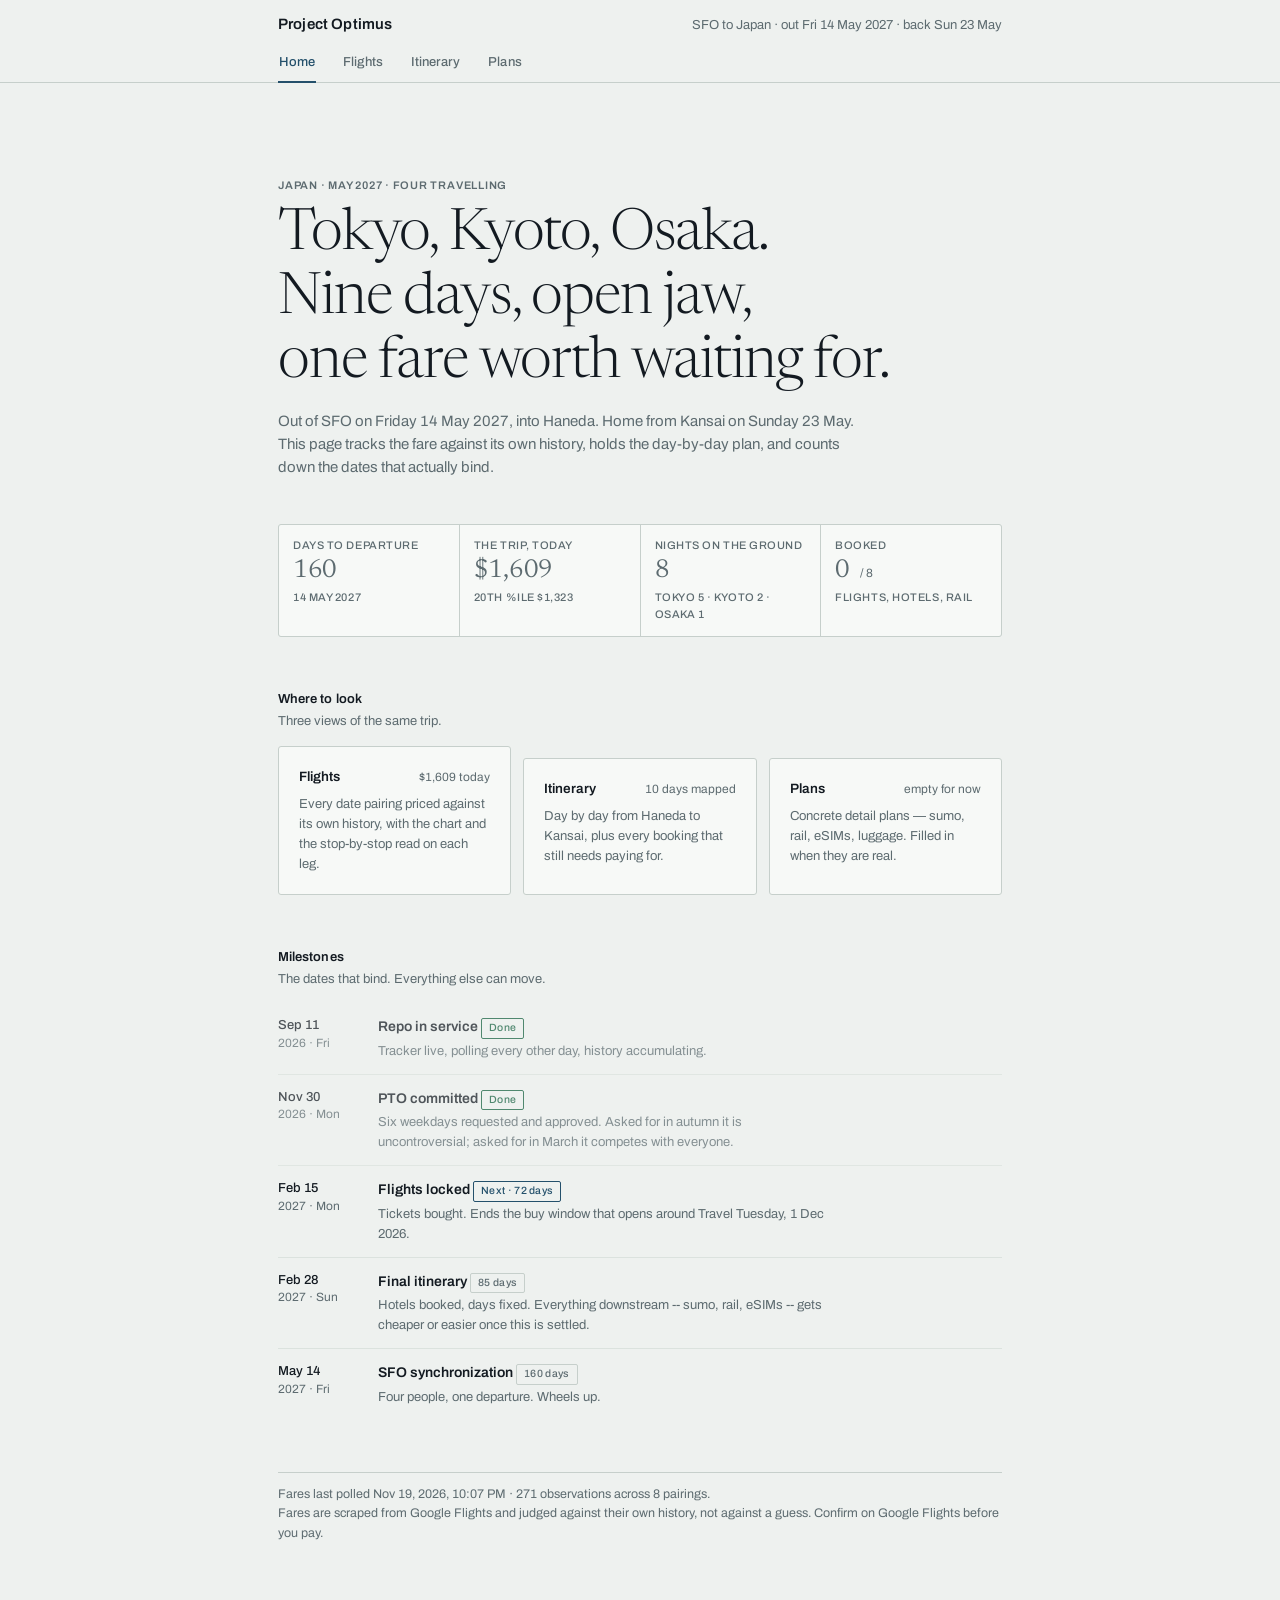
<file: docs/index.html>
<!DOCTYPE html>
<html lang="en">
<head>
<meta charset="utf-8">
<meta name="viewport" content="width=device-width, initial-scale=1">
<title>Project Optimus — Japan, May 2027</title>
<meta name="robots" content="noindex">
<meta name="theme-color" content="#eef1ef">
<link rel="preconnect" href="https://fonts.googleapis.com">
<link rel="preconnect" href="https://fonts.gstatic.com" crossorigin>
<link href="https://fonts.googleapis.com/css2?family=Archivo:wght@400;500;600&family=Newsreader:opsz,wght@6..72,300;6..72,400;6..72,500&display=swap" rel="stylesheet">
<link rel="stylesheet" href="site.css">
</head>
<body>
<div class="topbar">
  <div>
    <div class="masthead">
      <b><a href="index.html">Project Optimus</a></b>
      <span>SFO to Japan &middot; out Fri 14 May 2027 &middot; back Sun 23 May</span>
    </div>
    <nav class="tabs">
      <a href="index.html" aria-current="page">Home</a>
      <a href="flights.html">Flights</a>
      <a href="itinerary.html">Itinerary</a>
      <a href="plans.html">Plans</a>
    </nav>
  </div>
</div>

<main>
  <section class="hero">
    <p class="eyebrow">Japan &middot; May 2027 &middot; four travelling</p>
    <h1 class="cover">Tokyo, Kyoto, Osaka.<br>Nine days, open jaw,<br>one fare worth waiting for.</h1>
    <p class="sub" id="lede">Out of SFO on Friday 14 May 2027, into Haneda. Home from Kansai on Sunday 23 May. This page tracks the fare against its own history, holds the day-by-day plan, and counts down the dates that actually bind.</p>
  </section>

  <section>
    <div class="stats" id="stats"></div>
  </section>

  <section>
    <h2>Where to look</h2>
    <p class="lede">Three views of the same trip.</p>
    <div class="cols three" id="cards"></div>
  </section>

  <section id="sec-milestones">
    <h2>Milestones</h2>
    <p class="lede">The dates that bind. Everything else can move.</p>
    <ol class="days" id="milestones"></ol>
  </section>

  <footer>
    <span id="stamp"></span><br>
    Fares are scraped from Google Flights and judged against their own
    history, not against a guess. Confirm on Google Flights before you pay.
  </footer>
</main>

<script src="site.js"></script>
<script src="home.js"></script>
</body>
</html>
</file>
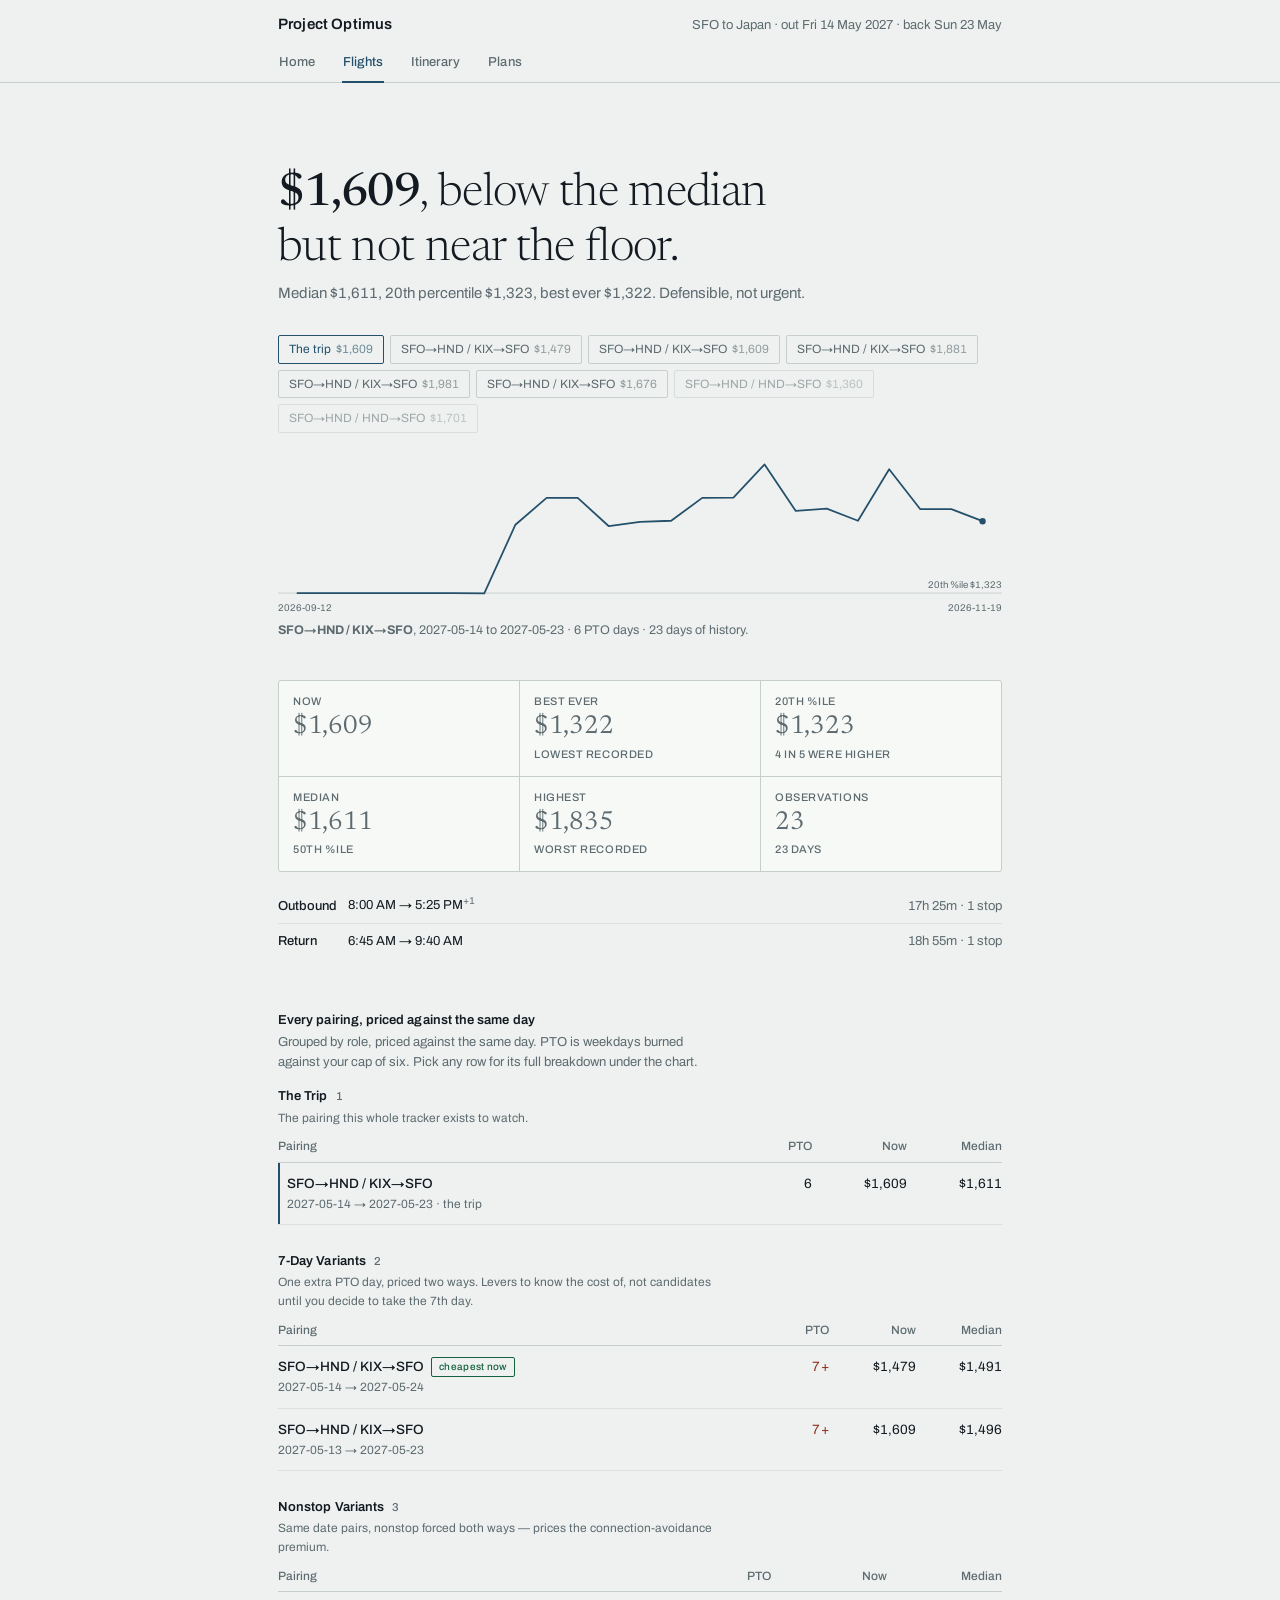
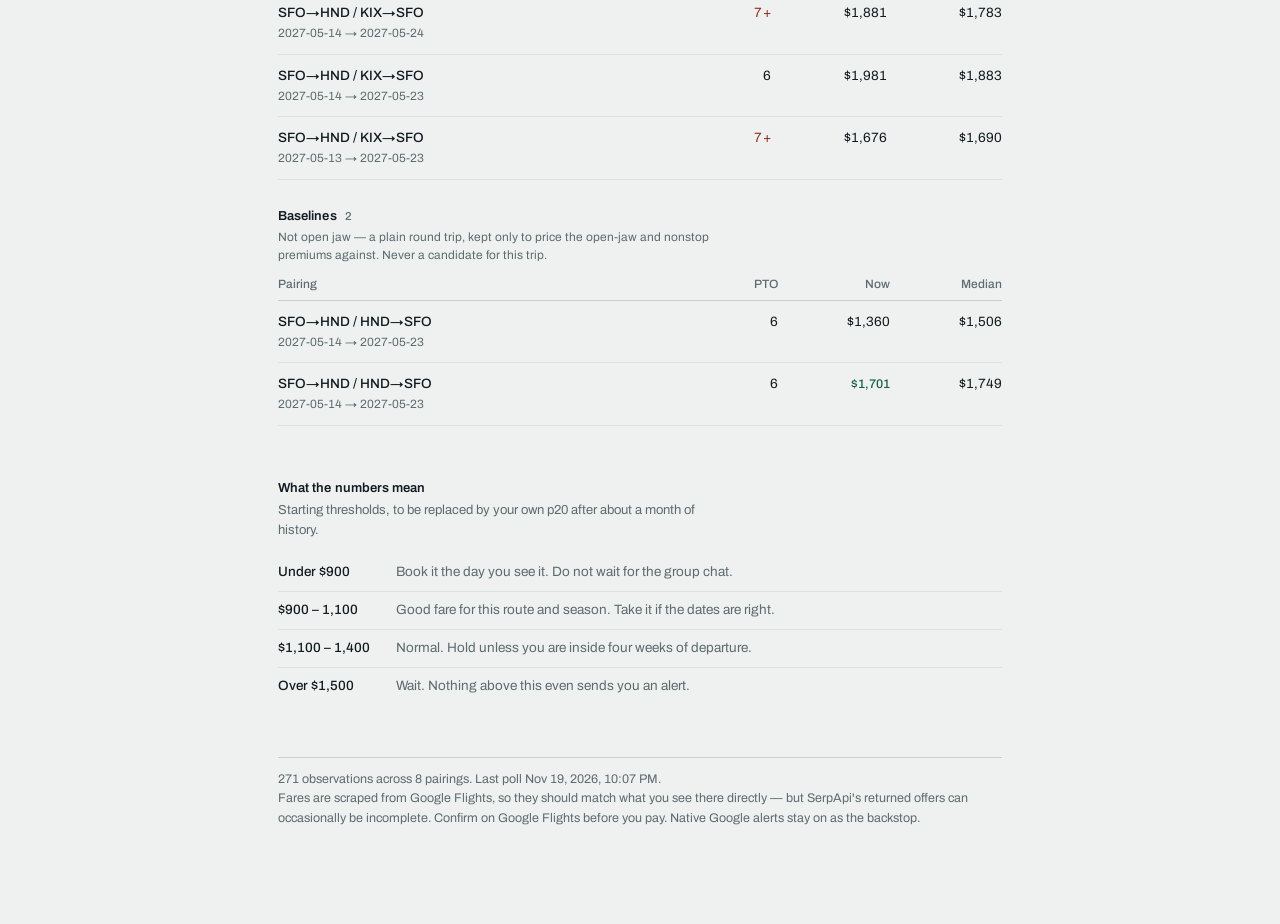
<file: docs/flights.html>
<!DOCTYPE html>
<html lang="en">
<head>
<meta charset="utf-8">
<meta name="viewport" content="width=device-width, initial-scale=1">
<title>Flights — Project Optimus</title>
<meta name="robots" content="noindex">
<meta name="theme-color" content="#eef1ef">
<link rel="preconnect" href="https://fonts.googleapis.com">
<link rel="preconnect" href="https://fonts.gstatic.com" crossorigin>
<link href="https://fonts.googleapis.com/css2?family=Archivo:wght@400;500;600&family=Newsreader:opsz,wght@6..72,300;6..72,400;6..72,500&display=swap" rel="stylesheet">
<link rel="stylesheet" href="site.css">
</head>
<body>
<div class="topbar">
  <div>
    <div class="masthead">
      <b><a href="index.html">Project Optimus</a></b>
      <span>SFO to Japan &middot; out Fri 14 May 2027 &middot; back Sun 23 May</span>
    </div>
    <nav class="tabs">
      <a href="index.html">Home</a>
      <a href="flights.html" aria-current="page">Flights</a>
      <a href="itinerary.html">Itinerary</a>
      <a href="plans.html">Plans</a>
    </nav>
  </div>
</div>

<main>
  <p class="verdict" id="verdict">Waiting for the first poll.</p>
  <p class="sub" id="sub">Once the job runs, this line tells you whether today's cheapest fare on the trip you actually want is worth taking.</p>

  <div id="flag"></div>

  <section>
    <div class="rchips" id="rchips"></div>
    <figure>
      <svg id="chart" viewBox="0 0 820 190" role="img" aria-labelledby="chartcap"></svg>
    </figure>
    <p class="caption" id="chartcap">Daily low on the target pairing. The dashed line is your book-on-sight floor.</p>
    <div class="stats grid6" id="routestats"></div>
    <p class="lede" id="statnote"></p>
    <div class="legs" id="legs"></div>
  </section>

  <section>
    <h2>Every pairing, priced against the same day</h2>
    <p class="lede">Grouped by role, priced against the same day. PTO is weekdays burned against your cap of six. Pick any row for its full breakdown under the chart.</p>
    <div id="groups">
      <p style="color:var(--soft)">No observations yet. Run the workflow once by hand to seed the file.</p>
    </div>
  </section>

  <section>
    <h2>What the numbers mean</h2>
    <p class="lede">Starting thresholds, to be replaced by your own p20 after about a month of history.</p>
    <ol class="ladder">
      <li><b>Under $900</b><span>Book it the day you see it. Do not wait for the group chat.</span></li>
      <li><b>$900 &ndash; 1,100</b><span>Good fare for this route and season. Take it if the dates are right.</span></li>
      <li><b>$1,100 &ndash; 1,400</b><span>Normal. Hold unless you are inside four weeks of departure.</span></li>
      <li><b>Over $1,500</b><span>Wait. Nothing above this even sends you an alert.</span></li>
    </ol>
  </section>

  <footer>
    <span id="stamp">No data yet.</span><br>
    Fares are scraped from Google Flights, so they should match what you see there directly &mdash; but SerpApi's returned offers can occasionally be incomplete. Confirm on Google Flights before you pay. Native Google alerts stay on as the backstop.
  </footer>
</main>

<script src="site.js"></script>
<script src="flights.js"></script>
</body>
</html>
</file>
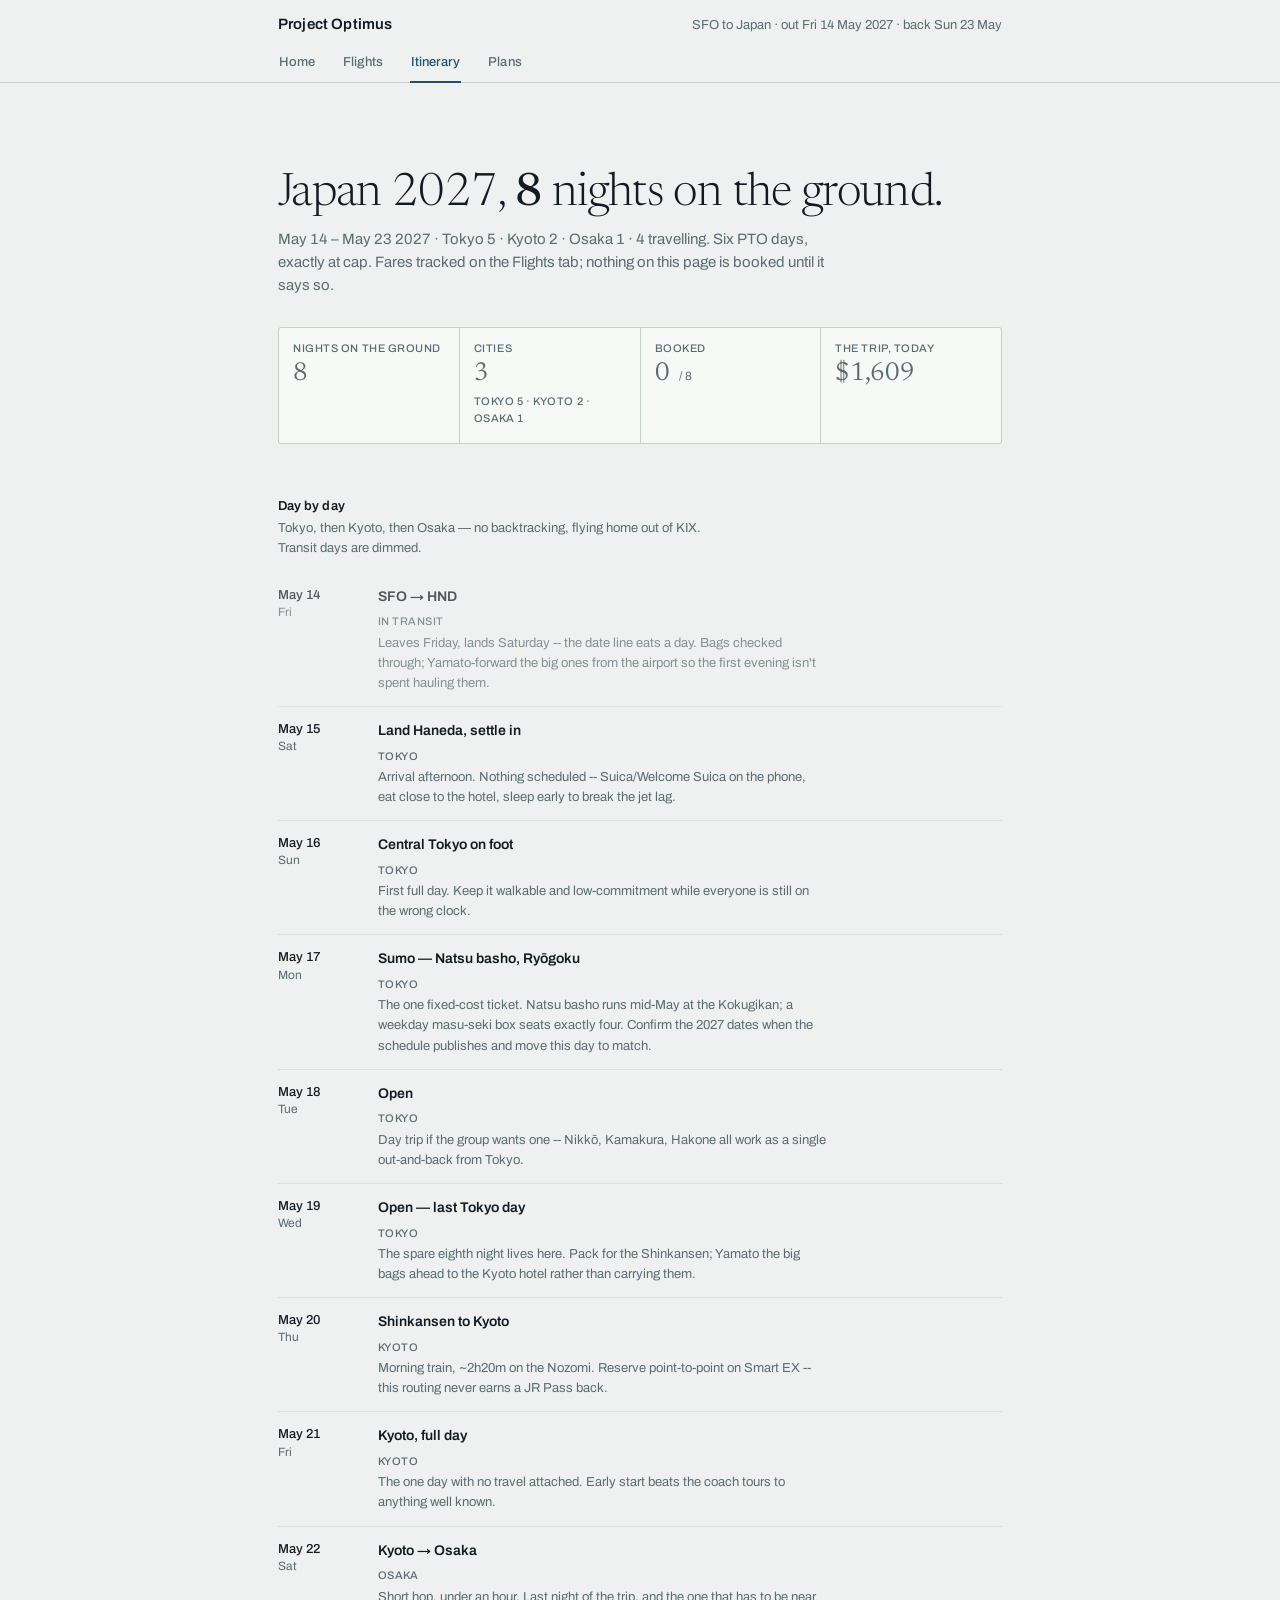
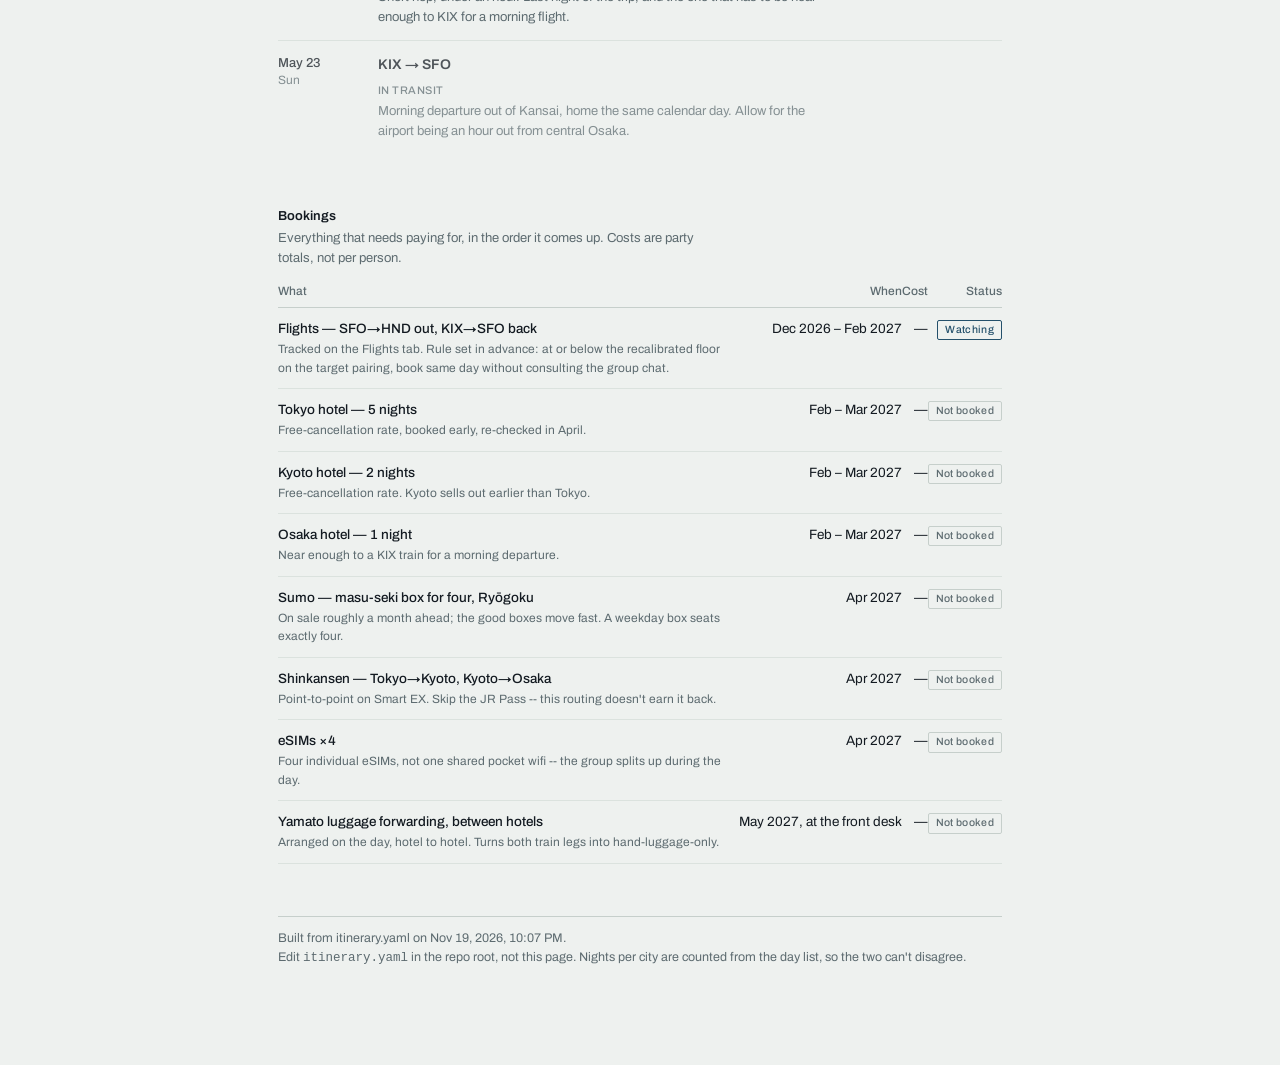
<file: docs/itinerary.html>
<!DOCTYPE html>
<html lang="en">
<head>
<meta charset="utf-8">
<meta name="viewport" content="width=device-width, initial-scale=1">
<title>Itinerary — Project Optimus</title>
<meta name="robots" content="noindex">
<meta name="theme-color" content="#eef1ef">
<link rel="preconnect" href="https://fonts.googleapis.com">
<link rel="preconnect" href="https://fonts.gstatic.com" crossorigin>
<link href="https://fonts.googleapis.com/css2?family=Archivo:wght@400;500;600&family=Newsreader:opsz,wght@6..72,300;6..72,400;6..72,500&display=swap" rel="stylesheet">
<link rel="stylesheet" href="site.css">
</head>
<body>
<div class="topbar">
  <div>
    <div class="masthead">
      <b><a href="index.html">Project Optimus</a></b>
      <span>SFO to Japan &middot; out Fri 14 May 2027 &middot; back Sun 23 May</span>
    </div>
    <nav class="tabs">
      <a href="index.html">Home</a>
      <a href="flights.html">Flights</a>
      <a href="itinerary.html" aria-current="page">Itinerary</a>
      <a href="plans.html">Plans</a>
    </nav>
  </div>
</div>

<main>
  <p class="verdict" id="verdict">Loading the itinerary&hellip;</p>
  <p class="sub" id="sub"></p>

  <div id="shell"></div>

  <section>
    <div class="stats" id="stats"></div>
  </section>

  <section id="sec-days">
    <h2>Day by day</h2>
    <p class="lede">Tokyo, then Kyoto, then Osaka &mdash; no backtracking, flying home out of KIX. Transit days are dimmed.</p>
    <ol class="days" id="days"></ol>
  </section>

  <section id="sec-bookings">
    <h2>Bookings</h2>
    <p class="lede">Everything that needs paying for, in the order it comes up. Costs are party totals, not per person.</p>
    <div id="bookings"></div>
  </section>

  <footer>
    <span id="stamp"></span><br>
    Edit <code>itinerary.yaml</code> in the repo root, not this page. Nights per
    city are counted from the day list, so the two can't disagree.
  </footer>
</main>

<script src="site.js"></script>
<script src="itinerary.js"></script>
</body>
</html>
</file>
<file: docs/site.css>
/* flightwatch -- shared shell for all three tabs.
   Editorial type (Newsreader / Archivo, paper + ink) with commercial
   structure: sticky tab nav, cards, stat rows. Every colour is a token
   defined once on :root and re-stepped for dark mode. */

:root{
  --paper:#eef1ef;
  --card:#f7f9f7;
  --ink:#131a21;
  --soft:#5d6b70;
  --rule:#c6cfcb;
  --hair:#dbe2de;
  --trace:#24506b;
  --buy:#14603f;
  --floor:#8f2f1e;
  --measure:64ch;
  --radius:3px;
  --shell:820px;
}
@media (prefers-color-scheme: dark){
  :root{
    --paper:#12181a; --card:#171f21; --ink:#e6ebe8; --soft:#93a2a4;
    --rule:#2c3639; --hair:#222b2d; --trace:#79b0d6; --buy:#5fc397;
    --floor:#e08b74;
  }
}

*{box-sizing:border-box}
/* .stats sets display:grid, which outranks the UA sheet's [hidden] rule --
   without this, hiding an empty grid leaves its border box drawn. */
[hidden]{display:none !important}
html{-webkit-text-size-adjust:100%}
body{
  margin:0; background:var(--paper); color:var(--ink);
  font-family:Archivo,system-ui,sans-serif;
  font-size:15px; line-height:1.55;
  font-variant-numeric:tabular-nums;
}
main{max-width:var(--shell); margin:0 auto;
  padding:clamp(22px,4vw,40px) clamp(18px,5vw,48px) 96px}
section{margin-bottom:clamp(32px,5vw,52px)}
section:last-child{margin-bottom:0}

/* ---------- sticky shell ---------- */

.topbar{
  position:sticky; top:0; z-index:10;
  /* Near-opaque: at 88% the day list showed through the masthead and read
     as a rendering smudge rather than a frosted panel. */
  background:color-mix(in srgb, var(--paper) 97%, transparent);
  backdrop-filter:saturate(1.4) blur(10px);
  border-bottom:1px solid var(--rule);
}
.topbar > div{max-width:var(--shell); margin:0 auto;
  padding:0 clamp(18px,5vw,48px)}
.masthead{
  display:flex; justify-content:space-between; align-items:baseline;
  gap:16px; flex-wrap:wrap; padding-top:13px;
}
.masthead b{font-weight:600; letter-spacing:.01em}
.masthead b a{color:inherit; text-decoration:none}
.masthead span{color:var(--soft); font-size:13px}

.tabs{display:flex; gap:clamp(14px,3vw,26px); margin-top:9px}
.tabs a{
  display:block; padding:7px 1px 9px; color:var(--soft);
  text-decoration:none; font-size:13px; font-weight:500;
  letter-spacing:.005em; border-bottom:2px solid transparent;
  margin-bottom:-1px; white-space:nowrap;
}
.tabs a:hover{color:var(--ink)}
.tabs a[aria-current="page"]{color:var(--trace); border-bottom-color:var(--trace)}
.tabs a .n{opacity:.6; font-weight:400; margin-left:5px; font-size:12px}

/* ---------- type ---------- */

.verdict{
  font-family:Newsreader,Georgia,serif; font-weight:300;
  font-size:clamp(28px,5.4vw,46px); line-height:1.18;
  letter-spacing:-.014em; margin:clamp(24px,5vw,44px) 0 6px;
  max-width:var(--measure); text-wrap:balance;
}
.verdict .n{font-weight:500; font-variant-numeric:lining-nums tabular-nums}
.verdict .buy{color:var(--buy)}
.verdict .hold{color:var(--ink)}
.sub{color:var(--soft); max-width:var(--measure); margin:0 0 30px}
.sub a{color:inherit}

h2{font-family:Archivo,sans-serif; font-size:13px; font-weight:600;
   margin:0 0 2px; letter-spacing:.005em}
.lede{color:var(--soft); font-size:13px; margin:0 0 14px;
      max-width:var(--measure)}
.eyebrow{font-size:11px; font-weight:600; letter-spacing:.07em;
  text-transform:uppercase; color:var(--soft); margin:0 0 10px}

/* ---------- landing hero ---------- */

.hero{margin:clamp(26px,6vw,54px) 0 clamp(30px,5vw,44px)}
.cover{
  font-family:Newsreader,Georgia,serif; font-weight:300;
  font-size:clamp(32px,6.4vw,58px); line-height:1.1;
  letter-spacing:-.02em; margin:0 0 14px; max-width:18ch;
  text-wrap:balance;
}
@media (max-width:560px){ .cover br{display:none} .cover{max-width:none} }

/* ---------- cards ---------- */

.card{
  background:var(--card); border:1px solid var(--rule);
  border-radius:var(--radius); padding:clamp(14px,2.4vw,20px);
}
.card + .card{margin-top:12px}
.cardhead{display:flex; justify-content:space-between; align-items:baseline;
  gap:12px; flex-wrap:wrap; margin-bottom:10px}
.cardhead h3{font-family:Archivo,sans-serif; font-size:13.5px;
  font-weight:600; margin:0}
.cardhead .aside{color:var(--soft); font-size:12px}
.cols{display:grid; gap:12px; grid-template-columns:repeat(auto-fit,minmax(238px,1fr))}
/* Exactly three, side by side, until there isn't room -- auto-fit would
   otherwise drop to 2+1 and leave an orphan. */
.cols.three{grid-template-columns:repeat(3,1fr)}
@media (max-width:660px){ .cols.three{grid-template-columns:1fr} }
a.cardlink{display:block; text-decoration:none; color:inherit;
  transition:border-color .15s ease, transform .15s ease}
a.cardlink:hover{border-color:var(--trace); transform:translateY(-1px)}
a.cardlink:hover h3{color:var(--trace)}
a.cardlink .cardhead{margin-bottom:6px}
@media(prefers-reduced-motion:reduce){ a.cardlink{transition:none}
  a.cardlink:hover{transform:none} }

/* ---------- stat row (figures, not a chart) ---------- */

.stats{display:grid; gap:1px; background:var(--rule);
  border:1px solid var(--rule); border-radius:var(--radius);
  grid-template-columns:repeat(auto-fit,minmax(128px,1fr)); overflow:hidden}
/* A six-tile block needs a column count that divides into six, or auto-fit
   orphans the last one and the container background paints the empty track
   as a solid slab. */
.stats.grid6{grid-template-columns:repeat(3,1fr)}
@media (max-width:560px){ .stats.grid6{grid-template-columns:repeat(2,1fr)} }
.stat{background:var(--card); padding:12px 14px 13px}
.stat .k{display:block; color:var(--soft); font-size:11px; font-weight:500;
  letter-spacing:.05em; text-transform:uppercase; margin-bottom:3px}
.stat .v{font-family:Newsreader,Georgia,serif; font-weight:400;
  font-size:26px; line-height:1.1; letter-spacing:-.01em;
  font-variant-numeric:lining-nums tabular-nums}
.stat .v.buy{color:var(--buy)}
.stat .u{color:var(--soft); font-size:12px; margin-left:4px;
  font-family:Archivo,sans-serif}

/* ---------- chart ---------- */

figure{margin:0 0 8px}
svg{display:block; width:100%; height:auto; overflow:visible}
.axis{font-size:11px; fill:var(--soft); font-family:Archivo,sans-serif}
.trace{fill:none; stroke:var(--trace); stroke-width:2;
       stroke-linejoin:round; stroke-linecap:round}
.floorline{stroke:var(--floor); stroke-width:1; stroke-dasharray:2 4}
.p20line{stroke:var(--rule); stroke-width:1}
.caption{color:var(--soft); font-size:12.5px; margin:0 0 40px}
@media(prefers-reduced-motion:no-preference){
  .trace{stroke-dasharray:2400; stroke-dashoffset:2400;
         animation:draw 1.1s cubic-bezier(.2,.7,.3,1) forwards}
}
@keyframes draw{to{stroke-dashoffset:0}}

/* ---------- route chips + tables ---------- */

.rchips{display:flex; gap:6px; flex-wrap:wrap; margin:0 0 12px}
.rchip{background:none; border:1px solid var(--rule); color:var(--soft);
  font:inherit; font-size:12px; padding:4px 10px; border-radius:2px;
  cursor:pointer; white-space:nowrap}
.rchip:hover{border-color:var(--trace); color:var(--trace)}
.rchip[aria-pressed="true"]{border-color:var(--trace); color:var(--trace)}
.rchip .p{opacity:.62; margin-left:5px}
.rchip.baseline{opacity:.55}

.scroll{overflow-x:auto}
table{width:100%; border-collapse:collapse; font-size:13.5px}
th{text-align:right; font-weight:500; color:var(--soft); font-size:12px;
   padding:0 0 6px; border-bottom:1px solid var(--rule); white-space:nowrap}
th:first-child{text-align:left}
td{padding:11px 0; border-bottom:1px solid var(--hair); text-align:right;
   vertical-align:baseline; white-space:nowrap}
td:first-child{text-align:left; white-space:normal; padding-right:14px}
tbody tr{cursor:pointer}
tbody tr:hover td{color:var(--trace)}
tr.sel td:first-child,tr.target td:first-child{
  box-shadow:inset 3px 0 0 -1px var(--trace); padding-left:9px}
.rid{font-weight:500}
.meta{color:var(--soft); font-size:12px; display:block}
.over{color:var(--floor)}
.v{font-size:12.5px; color:var(--soft)}
.v.good{color:var(--buy); font-weight:500}

.group{margin-bottom:26px}
.group:last-child{margin-bottom:0}
.grouphead{font-family:Archivo,sans-serif; font-size:13px; font-weight:600;
  margin:0 0 2px; letter-spacing:.005em; display:flex; align-items:baseline;
  gap:8px}
.grouphead .count{color:var(--soft); font-weight:500; font-size:11.5px}
.glede{color:var(--soft); font-size:12px; margin:0 0 10px;
  max-width:var(--measure)}
.badge{display:inline-block; margin-left:7px; padding:1px 7px;
  border:1px solid var(--buy); color:var(--buy); font-size:10px;
  font-weight:500; border-radius:2px; letter-spacing:.03em;
  vertical-align:1px; white-space:nowrap}

/* ---------- legs + ladder ---------- */

.legs{margin:14px 0 0; font-size:13px}
.leg{display:flex; flex-wrap:wrap; gap:4px 10px; align-items:baseline;
  padding:7px 0; border-bottom:1px solid var(--hair)}
.leg:last-child{border-bottom:none}
.leg b{min-width:60px; font-weight:500}
.leg .time{font-variant-numeric:tabular-nums}
.leg .time sup{color:var(--soft); font-size:10px}
.leg .legmeta{color:var(--soft); margin-left:auto; white-space:nowrap}

ol.ladder{list-style:none; padding:0; margin:0; font-size:13.5px}
ol.ladder li{display:flex; gap:14px; padding:8px 0;
  border-bottom:1px solid var(--hair)}
ol.ladder li:last-child{border-bottom:none}
ol.ladder b{font-weight:500; min-width:104px}
ol.ladder span{color:var(--soft)}

/* ---------- itinerary timeline ---------- */

.days{margin:0; padding:0; list-style:none}
.day{display:grid; grid-template-columns:84px 1fr; gap:0 16px;
  padding:13px 0; border-bottom:1px solid var(--hair)}
.day:last-child{border-bottom:none}
.day.transit{opacity:.72}
.dstamp{font-size:12px; color:var(--soft); line-height:1.4}
.dstamp b{display:block; color:var(--ink); font-weight:500; font-size:13px}
.dbody h4{margin:0 0 2px; font-size:14px; font-weight:600;
  font-family:Archivo,sans-serif}
.dbody p{margin:0; color:var(--soft); font-size:13px; max-width:var(--measure)}
.dcity{display:inline-block; font-size:11px; font-weight:500; color:var(--soft);
  letter-spacing:.04em; text-transform:uppercase}

/* ---------- status pills: always a word, never colour alone ---------- */

.pill{display:inline-block; padding:1px 7px; border-radius:2px;
  font-size:10.5px; font-weight:500; letter-spacing:.03em;
  border:1px solid var(--rule); color:var(--soft); white-space:nowrap}
.pill.booked{border-color:var(--buy); color:var(--buy)}
.pill.watch{border-color:var(--trace); color:var(--trace)}

/* ---------- misc ---------- */

.flag{display:inline-block; margin-bottom:22px; padding:7px 11px;
  border:1px solid var(--floor); color:var(--floor); font-size:12.5px;
  border-radius:2px}
.empty{border:1px dashed var(--rule); border-radius:var(--radius);
  padding:clamp(18px,3vw,26px); color:var(--soft); font-size:13px}
.empty h3{font-family:Newsreader,Georgia,serif; font-weight:400;
  font-size:21px; color:var(--ink); margin:0 0 6px}
.empty code{font-size:12px}
footer{margin-top:44px; color:var(--soft); font-size:12.5px;
  border-top:1px solid var(--rule); padding-top:12px;
  max-width:var(--shell)}
a:focus-visible,[tabindex]:focus-visible,button:focus-visible{
  outline:2px solid var(--trace); outline-offset:3px}

@media (max-width:520px){
  .day{grid-template-columns:1fr; gap:4px}
  .dstamp b{display:inline; margin-right:6px}
}
</file>
